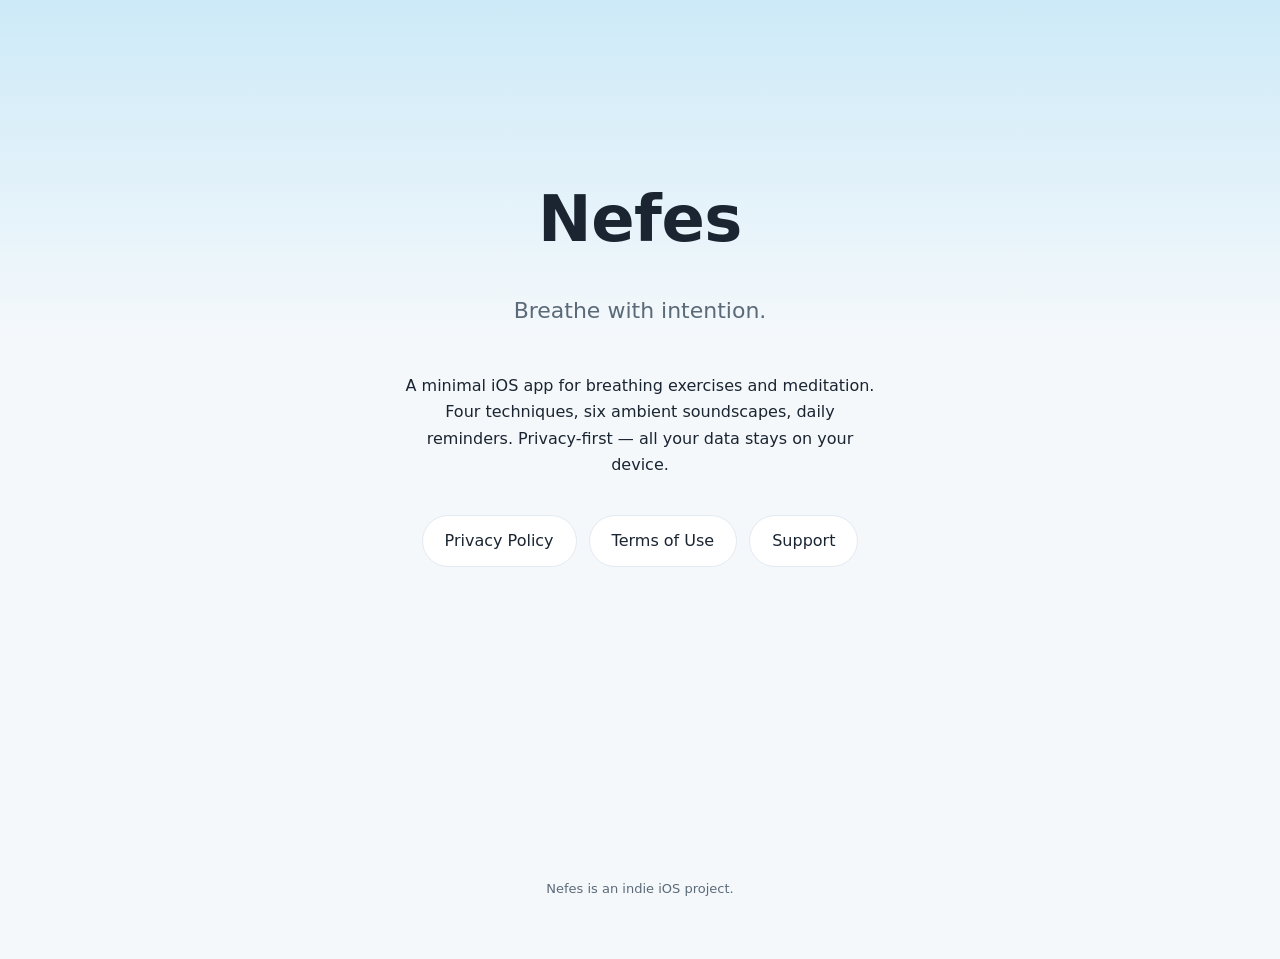
<file: index.html>
<!DOCTYPE html>
<html lang="en">
<head>
  <meta charset="UTF-8">
  <meta name="viewport" content="width=device-width, initial-scale=1.0">
  <meta name="description" content="Nefes — a privacy-first breathing & meditation app for iOS.">
  <title>Nefes — Breathe with intention</title>
  <link rel="stylesheet" href="style.css">
</head>
<body class="hero">
  <main>
    <h1>Nefes</h1>
    <p class="tagline">Breathe with intention.</p>
    <p style="max-width: 480px;">
      A minimal iOS app for breathing exercises and meditation.
      Four techniques, six ambient soundscapes, daily reminders.
      Privacy-first — all your data stays on your device.
    </p>
    <nav class="links">
      <a href="privacy.html">Privacy Policy</a>
      <a href="terms.html">Terms of Use</a>
      <a href="support.html">Support</a>
    </nav>
  </main>
  <footer>
    <p>Nefes is an indie iOS project.</p>
  </footer>
</body>
</html>
</file>
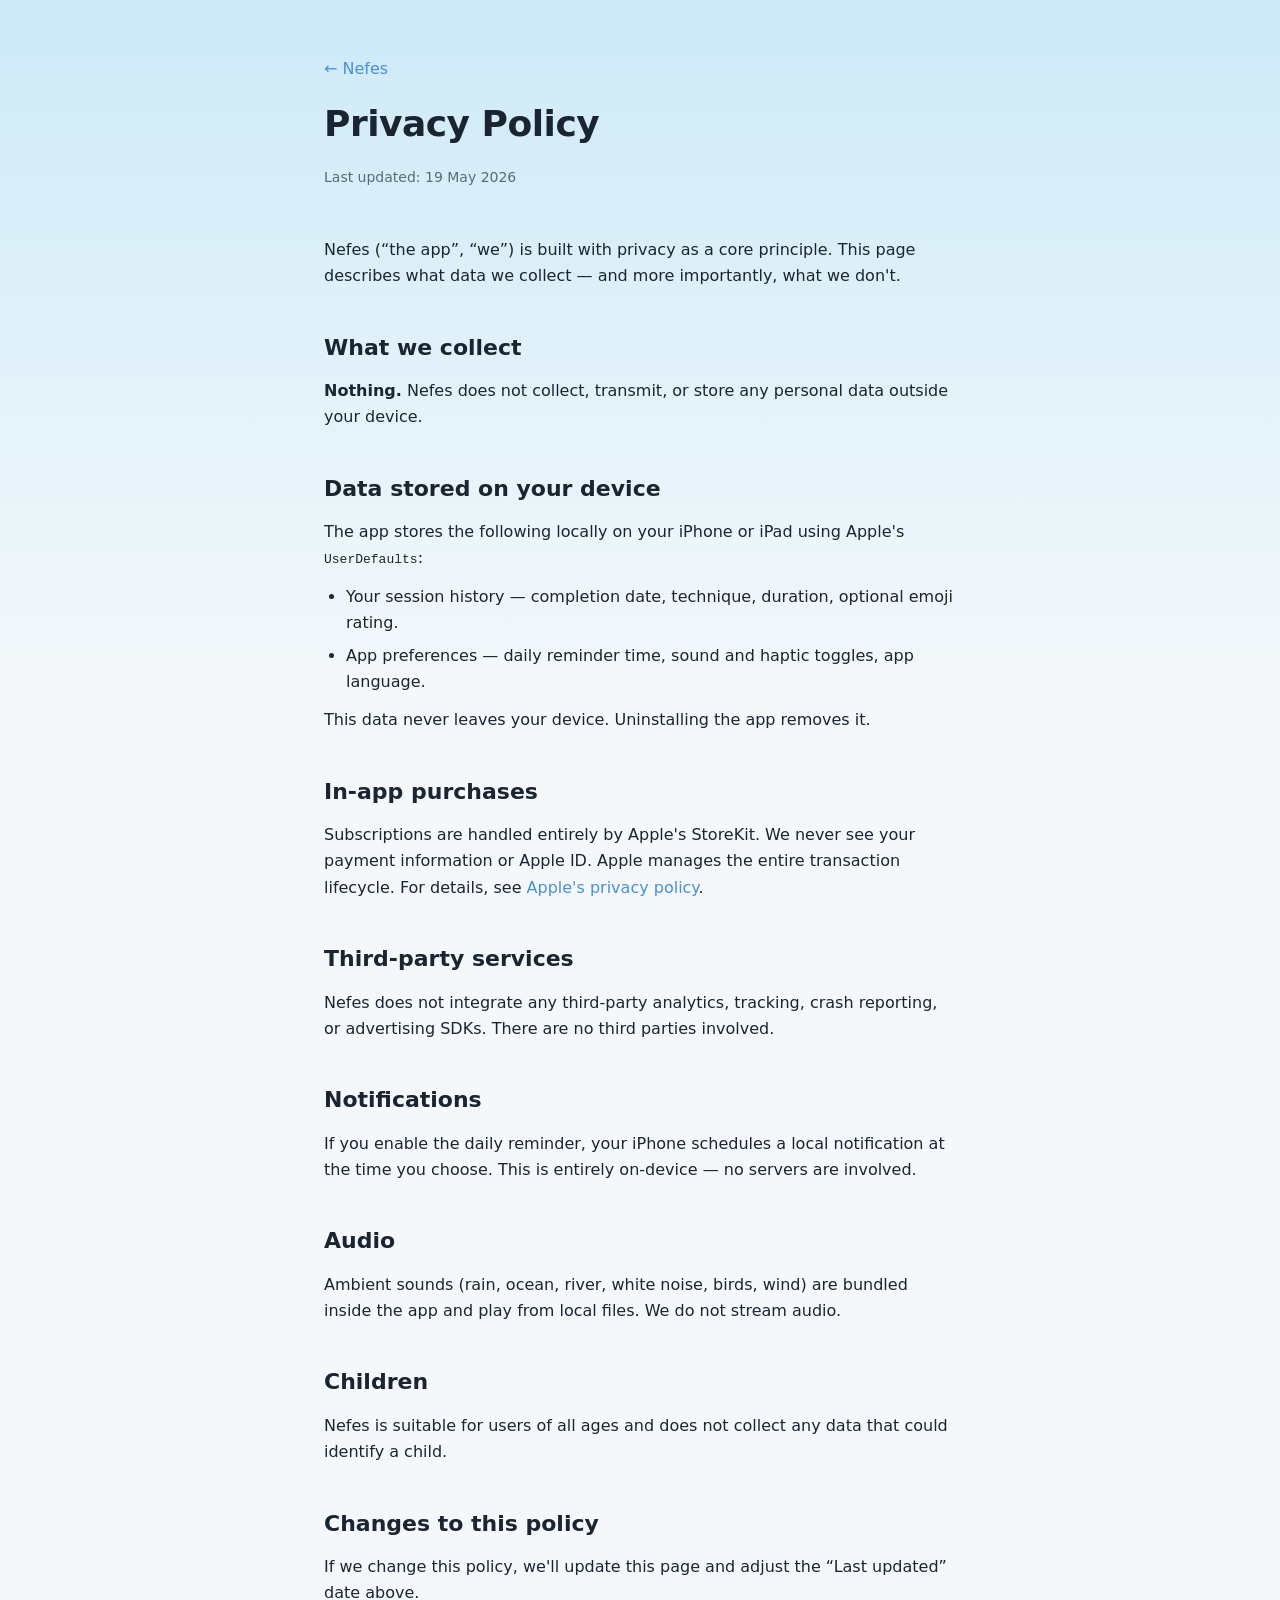
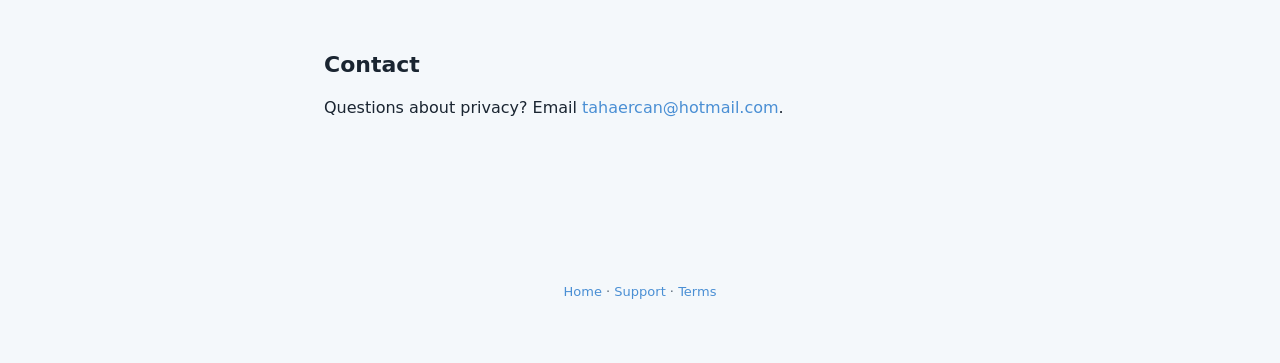
<file: privacy.html>
<!DOCTYPE html>
<html lang="en">
<head>
  <meta charset="UTF-8">
  <meta name="viewport" content="width=device-width, initial-scale=1.0">
  <title>Privacy Policy — Nefes</title>
  <link rel="stylesheet" href="style.css">
</head>
<body>
  <header>
    <nav><a href="index.html">← Nefes</a></nav>
    <h1>Privacy Policy</h1>
    <p class="muted">Last updated: 19 May 2026</p>
  </header>
  <main>
    <p>
      Nefes (“the app”, “we”) is built with privacy as a core principle.
      This page describes what data we collect — and more importantly,
      what we don't.
    </p>

    <h2>What we collect</h2>
    <p><strong>Nothing.</strong> Nefes does not collect, transmit, or store
       any personal data outside your device.</p>

    <h2>Data stored on your device</h2>
    <p>The app stores the following locally on your iPhone or iPad using
       Apple's <code>UserDefaults</code>:</p>
    <ul>
      <li>Your session history — completion date, technique, duration, optional emoji rating.</li>
      <li>App preferences — daily reminder time, sound and haptic toggles, app language.</li>
    </ul>
    <p>This data never leaves your device. Uninstalling the app removes it.</p>

    <h2>In-app purchases</h2>
    <p>
      Subscriptions are handled entirely by Apple's StoreKit.
      We never see your payment information or Apple ID.
      Apple manages the entire transaction lifecycle.
      For details, see
      <a href="https://www.apple.com/legal/privacy/">Apple's privacy policy</a>.
    </p>

    <h2>Third-party services</h2>
    <p>
      Nefes does not integrate any third-party analytics, tracking,
      crash reporting, or advertising SDKs. There are no third parties involved.
    </p>

    <h2>Notifications</h2>
    <p>
      If you enable the daily reminder, your iPhone schedules a local
      notification at the time you choose. This is entirely on-device —
      no servers are involved.
    </p>

    <h2>Audio</h2>
    <p>
      Ambient sounds (rain, ocean, river, white noise, birds, wind) are
      bundled inside the app and play from local files. We do not stream audio.
    </p>

    <h2>Children</h2>
    <p>
      Nefes is suitable for users of all ages and does not collect any
      data that could identify a child.
    </p>

    <h2>Changes to this policy</h2>
    <p>
      If we change this policy, we'll update this page and adjust the
      “Last updated” date above.
    </p>

    <h2>Contact</h2>
    <p>
      Questions about privacy? Email
      <a href="mailto:tahaercan@hotmail.com">tahaercan@hotmail.com</a>.
    </p>
  </main>
  <footer>
    <p><a href="index.html">Home</a> · <a href="support.html">Support</a> · <a href="terms.html">Terms</a></p>
  </footer>
</body>
</html>
</file>
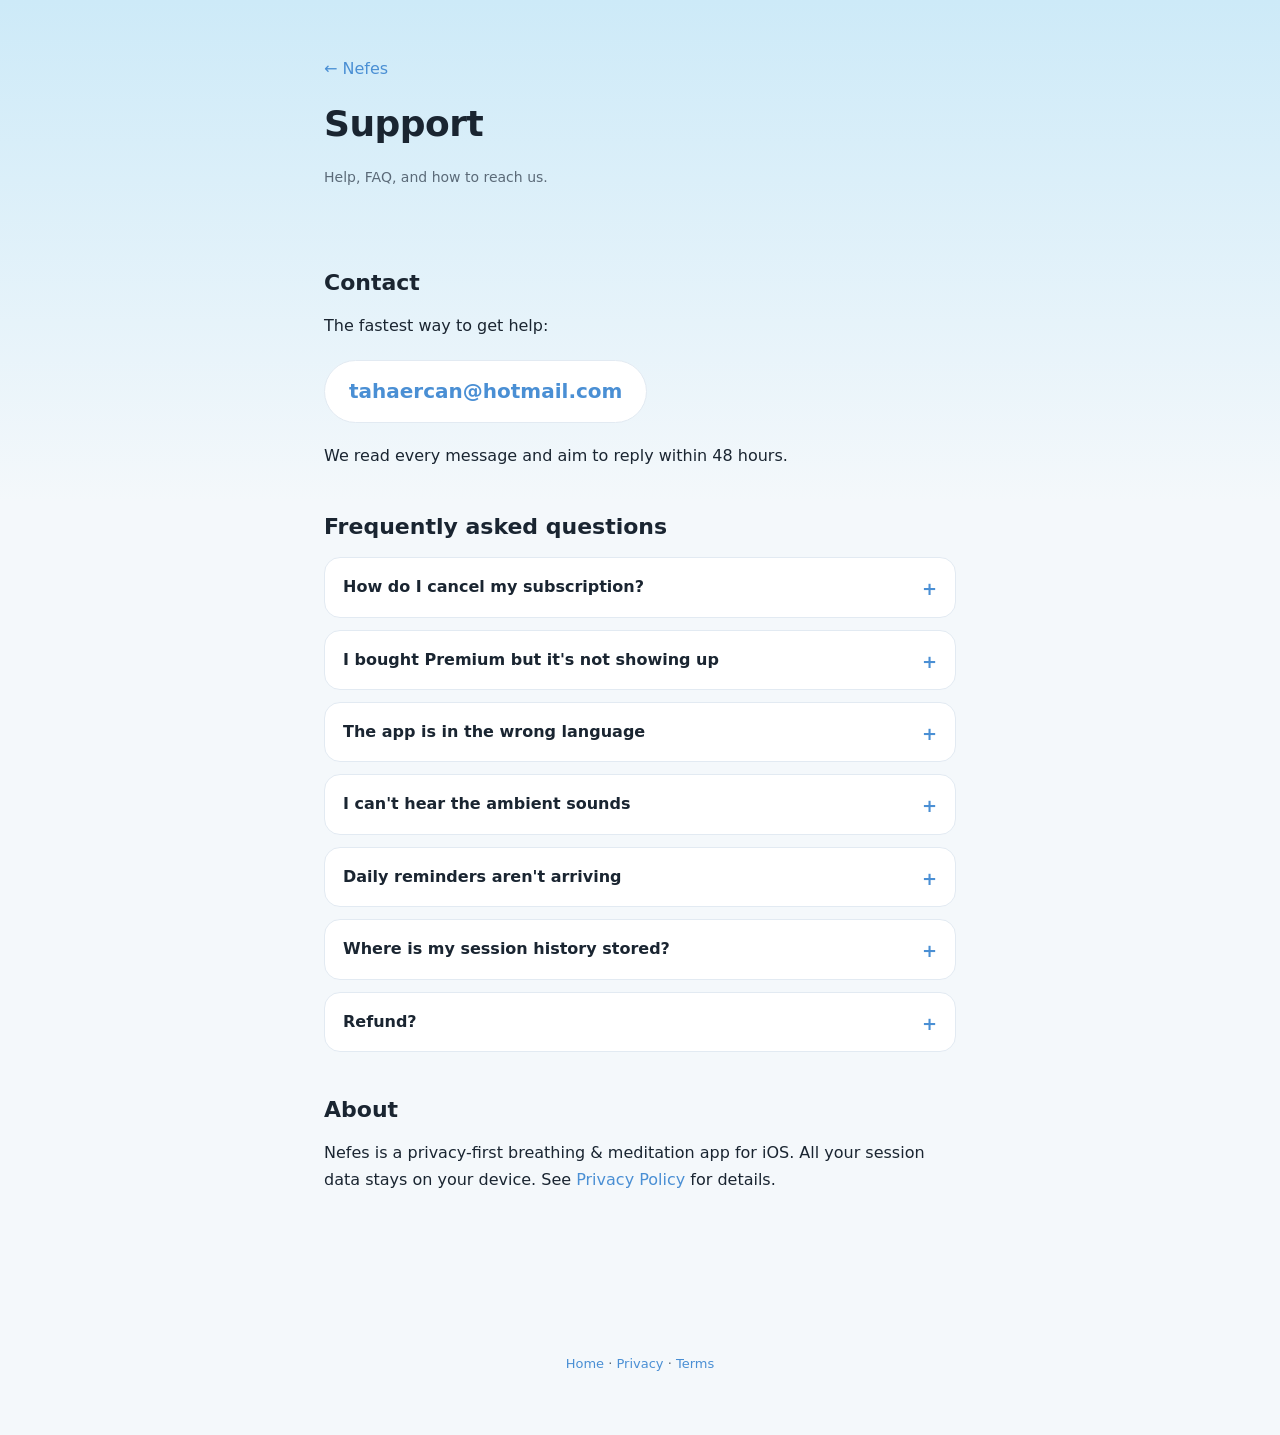
<file: support.html>
<!DOCTYPE html>
<html lang="en">
<head>
  <meta charset="UTF-8">
  <meta name="viewport" content="width=device-width, initial-scale=1.0">
  <title>Support — Nefes</title>
  <link rel="stylesheet" href="style.css">
</head>
<body>
  <header>
    <nav><a href="index.html">← Nefes</a></nav>
    <h1>Support</h1>
    <p class="muted">Help, FAQ, and how to reach us.</p>
  </header>
  <main>
    <h2>Contact</h2>
    <p>The fastest way to get help:</p>
    <p>
      <a href="mailto:tahaercan@hotmail.com?subject=Nefes%20Support" class="big-link">
        tahaercan@hotmail.com
      </a>
    </p>
    <p>We read every message and aim to reply within 48 hours.</p>

    <h2>Frequently asked questions</h2>

    <details>
      <summary>How do I cancel my subscription?</summary>
      <p>Subscriptions are managed by Apple, not by Nefes. To cancel:</p>
      <ol>
        <li>Open the <strong>Settings</strong> app on your iPhone</li>
        <li>Tap your name at the top</li>
        <li>Tap <strong>Subscriptions</strong></li>
        <li>Find <strong>Nefes</strong> and tap <strong>Cancel Subscription</strong></li>
      </ol>
      <p>If you started a free trial, cancelling at least 24 hours before
         it ends prevents any charge.</p>
    </details>

    <details>
      <summary>I bought Premium but it's not showing up</summary>
      <p>Open Nefes → <strong>Settings → About → Restore Purchases</strong>.
         This re-syncs with Apple's servers. Make sure you're signed in to
         the same Apple ID that made the purchase.</p>
    </details>

    <details>
      <summary>The app is in the wrong language</summary>
      <p>Open Nefes → <strong>Settings → App Language</strong>. Choose from
         Türkçe, English, Français, Deutsch, Español, Italiano, or Português.
         Picking “System default” follows your device's language.</p>
    </details>

    <details>
      <summary>I can't hear the ambient sounds</summary>
      <p>Check that:</p>
      <ul>
        <li>Your iPhone is not in silent mode (flip the side switch)</li>
        <li>Inside Nefes: <strong>Settings → Sound</strong> is on</li>
        <li>Before starting a session, you picked a sound other than “Silence”</li>
        <li>The volume is up — Nefes mixes with other audio, so it doesn't
            override system volume</li>
      </ul>
    </details>

    <details>
      <summary>Daily reminders aren't arriving</summary>
      <p>Check iOS notification permission:
         <strong>Settings → Notifications → Nefes</strong> — make sure
         “Allow Notifications” is on. Inside Nefes,
         <strong>Settings → Daily reminder</strong> should also be enabled
         with a time set.</p>
    </details>

    <details>
      <summary>Where is my session history stored?</summary>
      <p>Only on your device. Nefes does not sync to iCloud or any server.
         If you reinstall the app or get a new phone, the history won't
         carry over. This is intentional — see our
         <a href="privacy.html">Privacy Policy</a>.</p>
    </details>

    <details>
      <summary>Refund?</summary>
      <p>Refunds are handled by Apple. Use
         <a href="https://reportaproblem.apple.com">reportaproblem.apple.com</a>
         and select your Nefes purchase.</p>
    </details>

    <h2>About</h2>
    <p>
      Nefes is a privacy-first breathing & meditation app for iOS.
      All your session data stays on your device. See
      <a href="privacy.html">Privacy Policy</a> for details.
    </p>
  </main>
  <footer>
    <p><a href="index.html">Home</a> · <a href="privacy.html">Privacy</a> · <a href="terms.html">Terms</a></p>
  </footer>
</body>
</html>
</file>
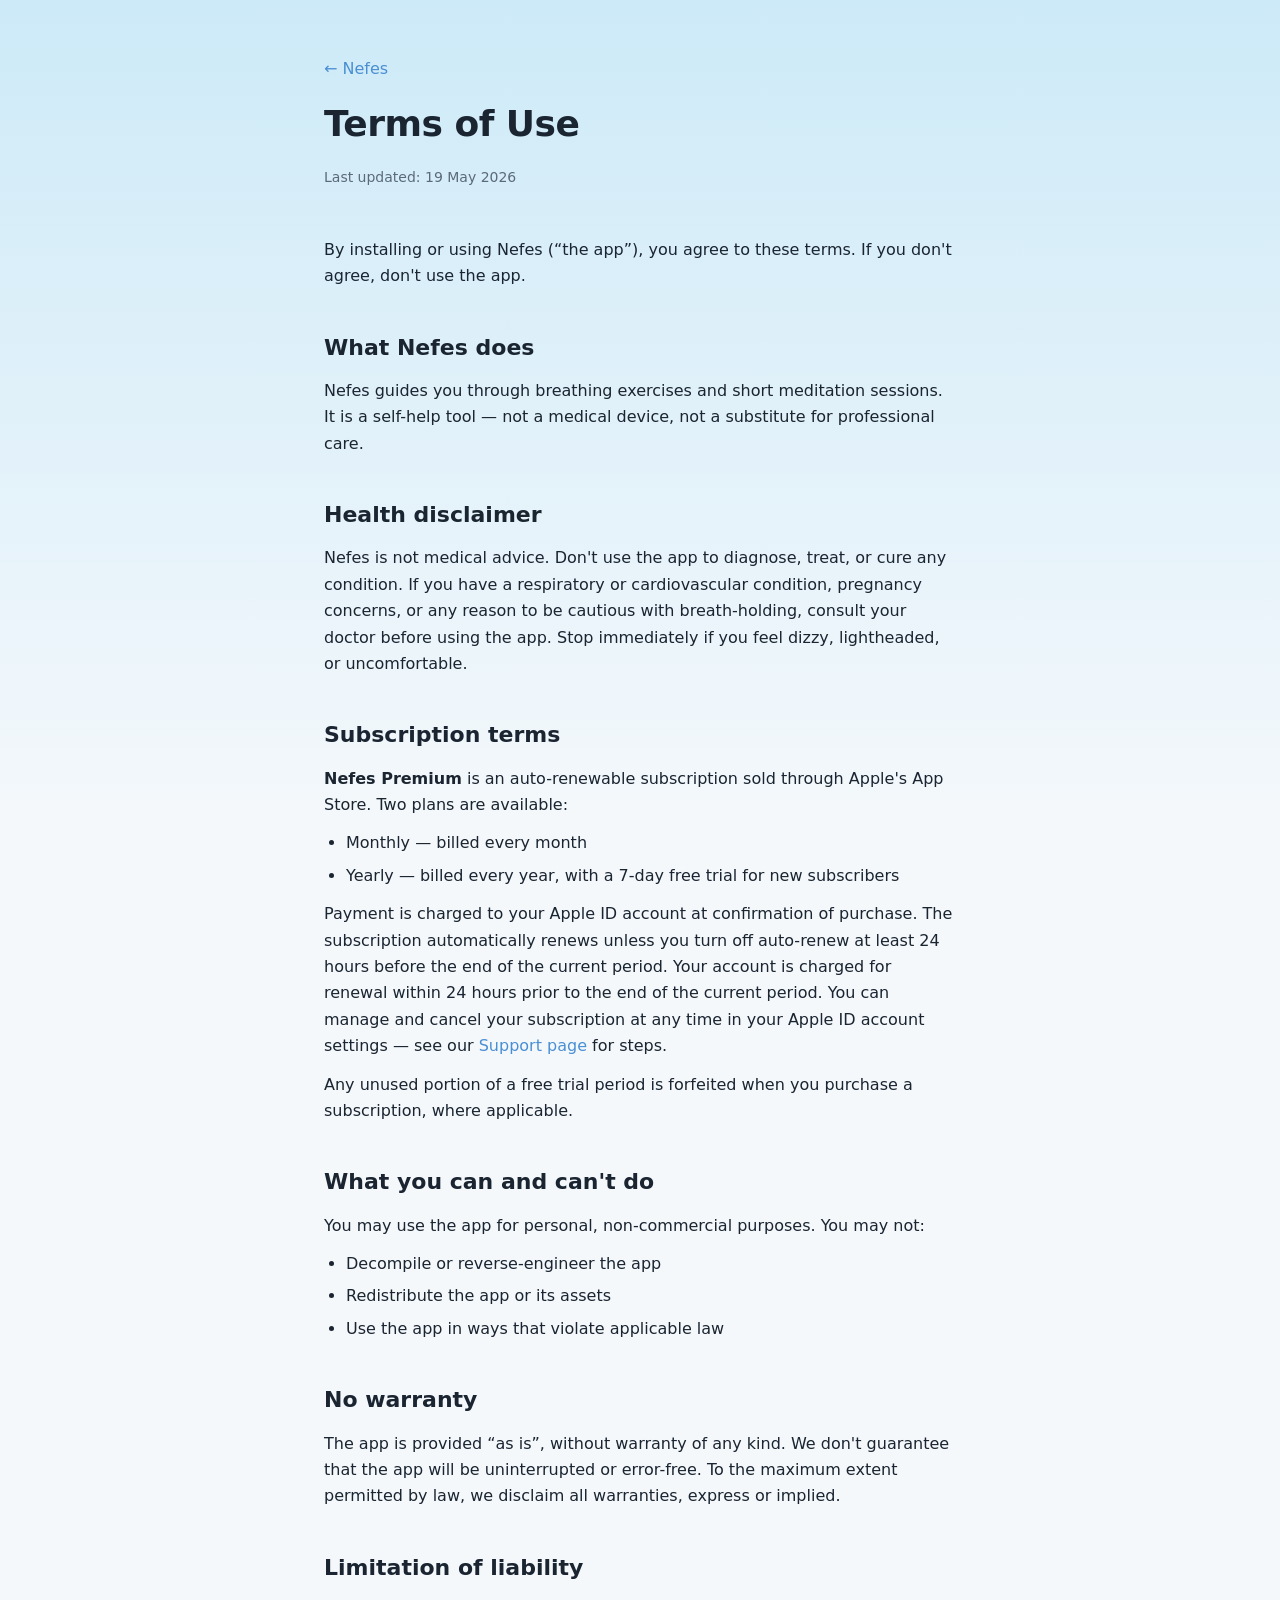
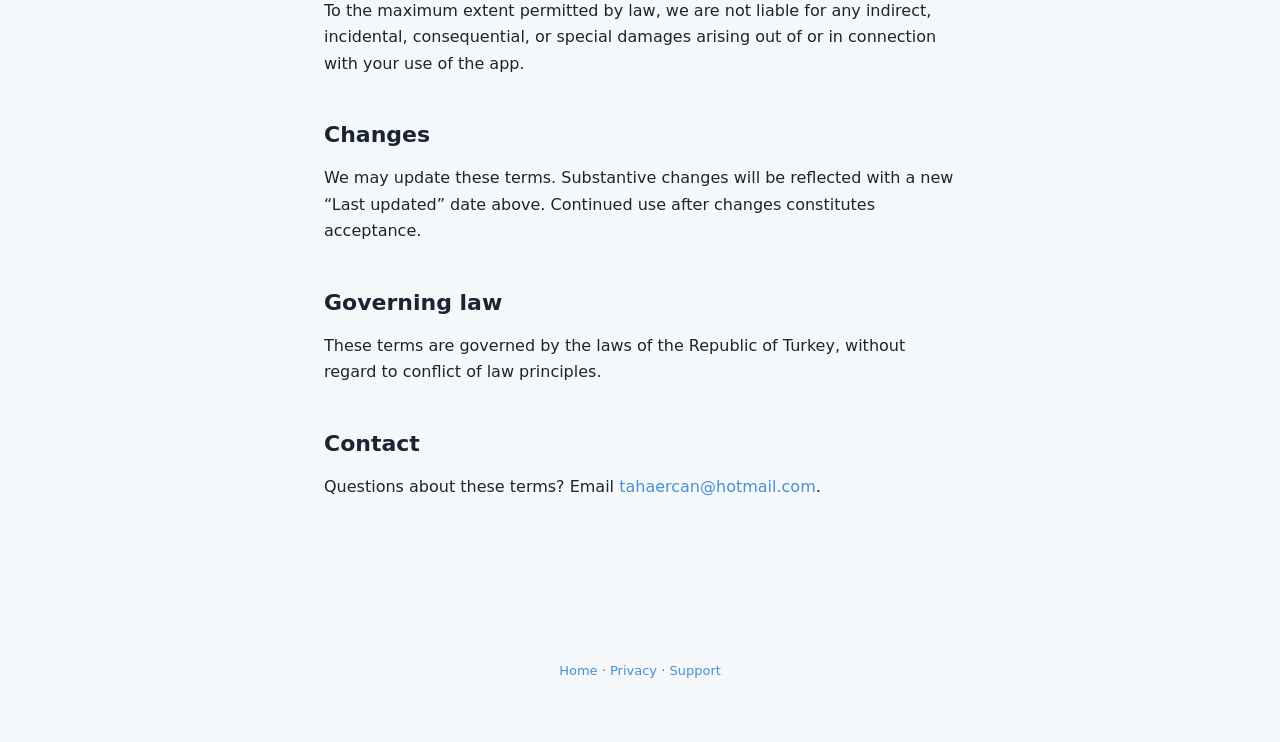
<file: terms.html>
<!DOCTYPE html>
<html lang="en">
<head>
  <meta charset="UTF-8">
  <meta name="viewport" content="width=device-width, initial-scale=1.0">
  <title>Terms of Use — Nefes</title>
  <link rel="stylesheet" href="style.css">
</head>
<body>
  <header>
    <nav><a href="index.html">← Nefes</a></nav>
    <h1>Terms of Use</h1>
    <p class="muted">Last updated: 19 May 2026</p>
  </header>
  <main>
    <p>
      By installing or using Nefes (“the app”), you agree to these terms.
      If you don't agree, don't use the app.
    </p>

    <h2>What Nefes does</h2>
    <p>
      Nefes guides you through breathing exercises and short meditation
      sessions. It is a self-help tool — not a medical device, not a
      substitute for professional care.
    </p>

    <h2>Health disclaimer</h2>
    <p>
      Nefes is not medical advice. Don't use the app to diagnose, treat,
      or cure any condition. If you have a respiratory or cardiovascular
      condition, pregnancy concerns, or any reason to be cautious with
      breath-holding, consult your doctor before using the app. Stop
      immediately if you feel dizzy, lightheaded, or uncomfortable.
    </p>

    <h2>Subscription terms</h2>
    <p>
      <strong>Nefes Premium</strong> is an auto-renewable subscription
      sold through Apple's App Store. Two plans are available:
    </p>
    <ul>
      <li>Monthly — billed every month</li>
      <li>Yearly — billed every year, with a 7-day free trial for new subscribers</li>
    </ul>
    <p>
      Payment is charged to your Apple ID account at confirmation of
      purchase. The subscription automatically renews unless you turn off
      auto-renew at least 24 hours before the end of the current period.
      Your account is charged for renewal within 24 hours prior to the end
      of the current period. You can manage and cancel your subscription
      at any time in your Apple ID account settings — see our
      <a href="support.html">Support page</a> for steps.
    </p>
    <p>
      Any unused portion of a free trial period is forfeited when you
      purchase a subscription, where applicable.
    </p>

    <h2>What you can and can't do</h2>
    <p>You may use the app for personal, non-commercial purposes. You may not:</p>
    <ul>
      <li>Decompile or reverse-engineer the app</li>
      <li>Redistribute the app or its assets</li>
      <li>Use the app in ways that violate applicable law</li>
    </ul>

    <h2>No warranty</h2>
    <p>
      The app is provided “as is”, without warranty of any kind. We
      don't guarantee that the app will be uninterrupted or error-free.
      To the maximum extent permitted by law, we disclaim all warranties,
      express or implied.
    </p>

    <h2>Limitation of liability</h2>
    <p>
      To the maximum extent permitted by law, we are not liable for any
      indirect, incidental, consequential, or special damages arising out
      of or in connection with your use of the app.
    </p>

    <h2>Changes</h2>
    <p>
      We may update these terms. Substantive changes will be reflected
      with a new “Last updated” date above. Continued use after changes
      constitutes acceptance.
    </p>

    <h2>Governing law</h2>
    <p>
      These terms are governed by the laws of the Republic of Turkey,
      without regard to conflict of law principles.
    </p>

    <h2>Contact</h2>
    <p>
      Questions about these terms? Email
      <a href="mailto:tahaercan@hotmail.com">tahaercan@hotmail.com</a>.
    </p>
  </main>
  <footer>
    <p><a href="index.html">Home</a> · <a href="privacy.html">Privacy</a> · <a href="support.html">Support</a></p>
  </footer>
</body>
</html>
</file>
<file: style.css>
* { box-sizing: border-box; }

:root {
  --bg-top: #cdeaf8;
  --bg-bottom: #f4f8fb;
  --text: #1a2531;
  --text-muted: #5b6a78;
  --accent: #4a8fd4;
  --card: #ffffff;
  --card-border: #e2eaf2;
  --max-width: 680px;
  --radius: 16px;
}

html, body { margin: 0; padding: 0; }

body {
  font-family: -apple-system, BlinkMacSystemFont, "SF Pro Rounded", "SF Pro Text",
               "Segoe UI", system-ui, sans-serif;
  background: linear-gradient(180deg, var(--bg-top) 0%, var(--bg-bottom) 35%);
  color: var(--text);
  line-height: 1.65;
  min-height: 100vh;
  -webkit-font-smoothing: antialiased;
}

header, main, footer {
  max-width: var(--max-width);
  margin: 0 auto;
  padding: 0 24px;
}

header { padding-top: 56px; padding-bottom: 8px; }
main { padding-top: 16px; padding-bottom: 80px; }
footer {
  padding-top: 56px;
  padding-bottom: 48px;
  color: var(--text-muted);
  font-size: 13px;
  text-align: center;
}

h1 { font-size: 36px; font-weight: 700; margin: 0 0 8px; letter-spacing: -0.5px; }
h2 { font-size: 22px; font-weight: 600; margin: 40px 0 12px; }
p { margin: 12px 0; }
ul, ol { padding-left: 22px; margin: 12px 0; }
li { margin-bottom: 6px; }

.muted { color: var(--text-muted); font-size: 14px; }

a { color: var(--accent); text-decoration: none; }
a:hover { text-decoration: underline; }
nav a { display: inline-block; margin-bottom: 12px; font-weight: 500; }

details {
  margin-bottom: 12px;
  padding: 16px 18px;
  background: var(--card);
  border-radius: var(--radius);
  border: 1px solid var(--card-border);
}
details summary {
  cursor: pointer;
  font-weight: 600;
  list-style: none;
  padding-right: 24px;
  position: relative;
}
details summary::after {
  content: "+";
  position: absolute;
  right: 0;
  top: 0;
  color: var(--accent);
  font-weight: 700;
  font-size: 18px;
}
details[open] summary::after { content: "−"; }
details[open] summary { margin-bottom: 12px; }

.big-link {
  display: inline-block;
  font-size: 20px;
  font-weight: 600;
  padding: 14px 24px;
  background: var(--card);
  border-radius: 999px;
  border: 1px solid var(--card-border);
  margin: 8px 0;
}

/* Landing page hero */
.hero header { display: none; }
.hero main {
  min-height: 90vh;
  display: flex;
  flex-direction: column;
  justify-content: center;
  align-items: center;
  text-align: center;
}
.hero h1 { font-size: 64px; margin-top: 0; }
.hero .tagline { font-size: 22px; color: var(--text-muted); margin-bottom: 32px; }
.hero .links {
  display: flex;
  gap: 12px;
  margin-top: 24px;
  flex-wrap: wrap;
  justify-content: center;
}
.hero .links a {
  padding: 12px 22px;
  background: var(--card);
  border-radius: 999px;
  border: 1px solid var(--card-border);
  font-weight: 500;
  color: var(--text);
}
.hero .links a:hover { background: var(--accent); color: white; text-decoration: none; border-color: var(--accent); }

@media (max-width: 480px) {
  header { padding-top: 36px; }
  h1 { font-size: 28px; }
  .hero h1 { font-size: 44px; }
  .hero .tagline { font-size: 18px; }
}
</file>
